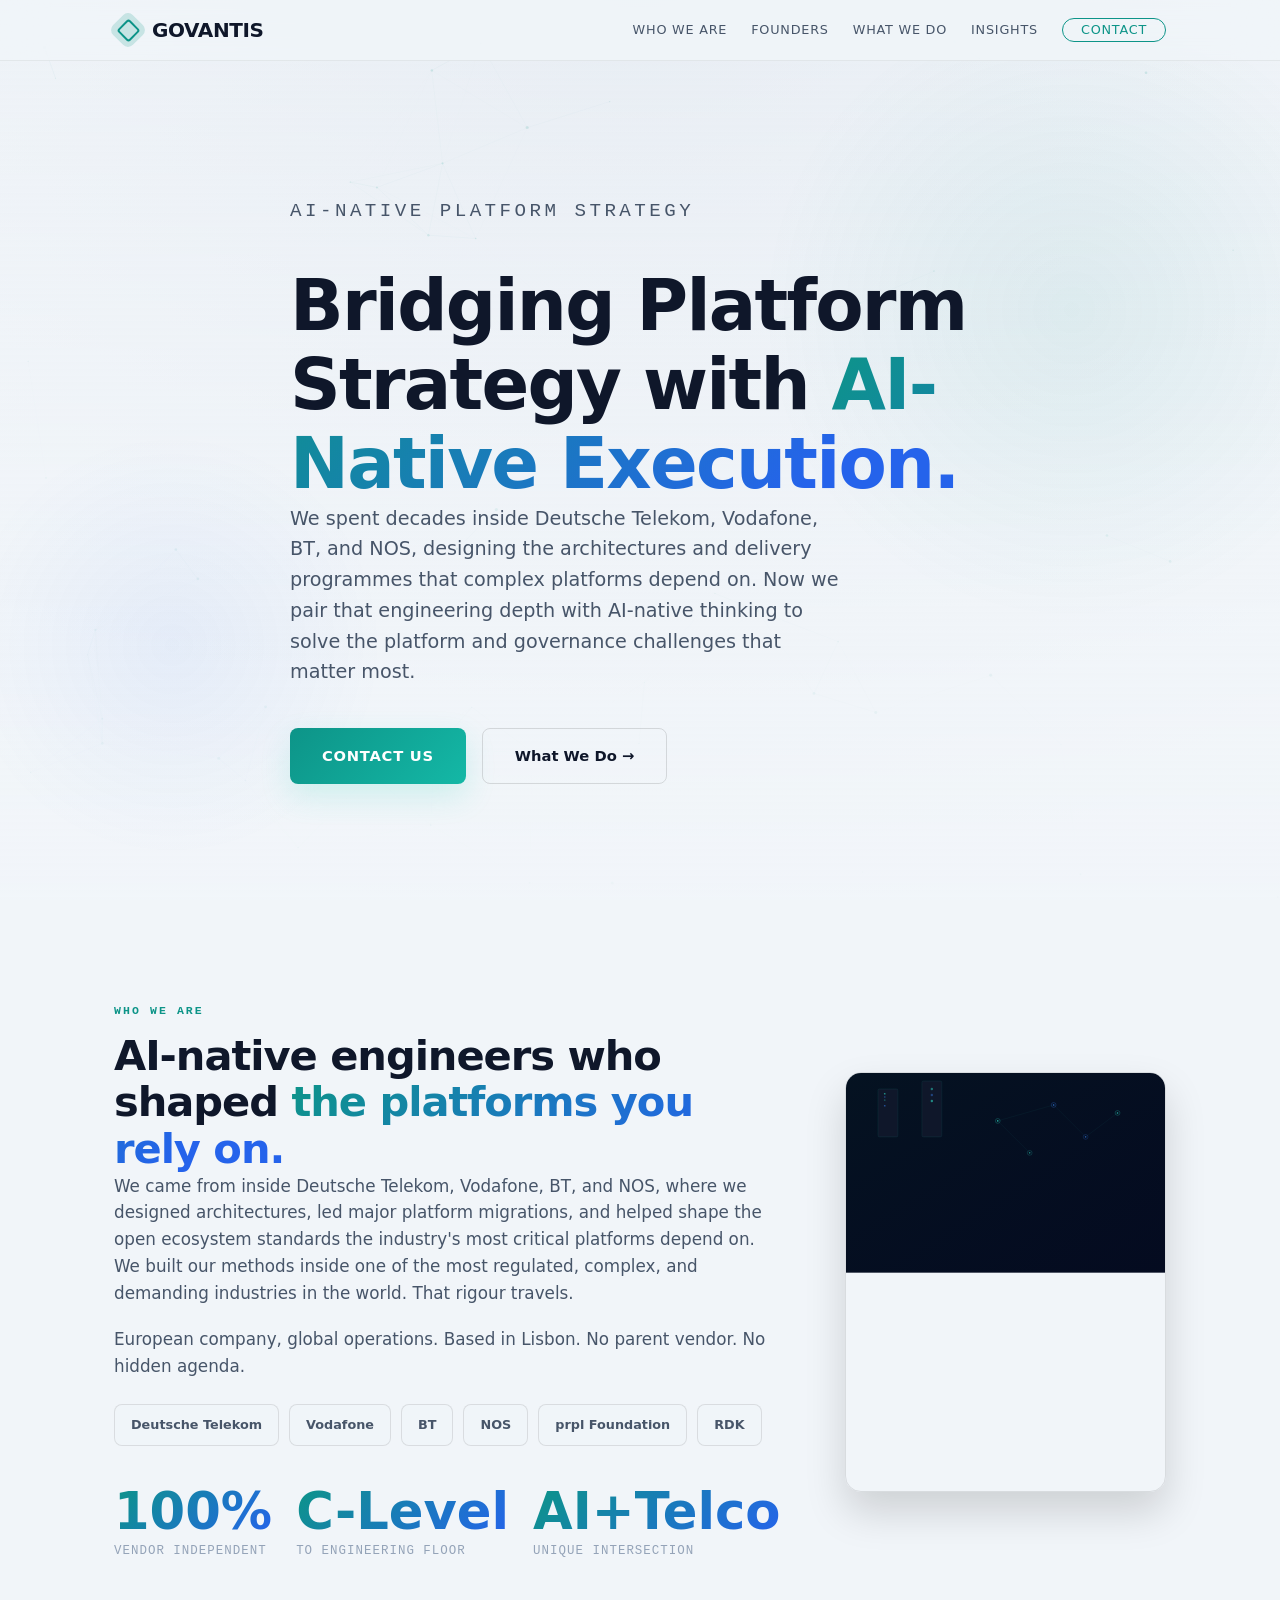
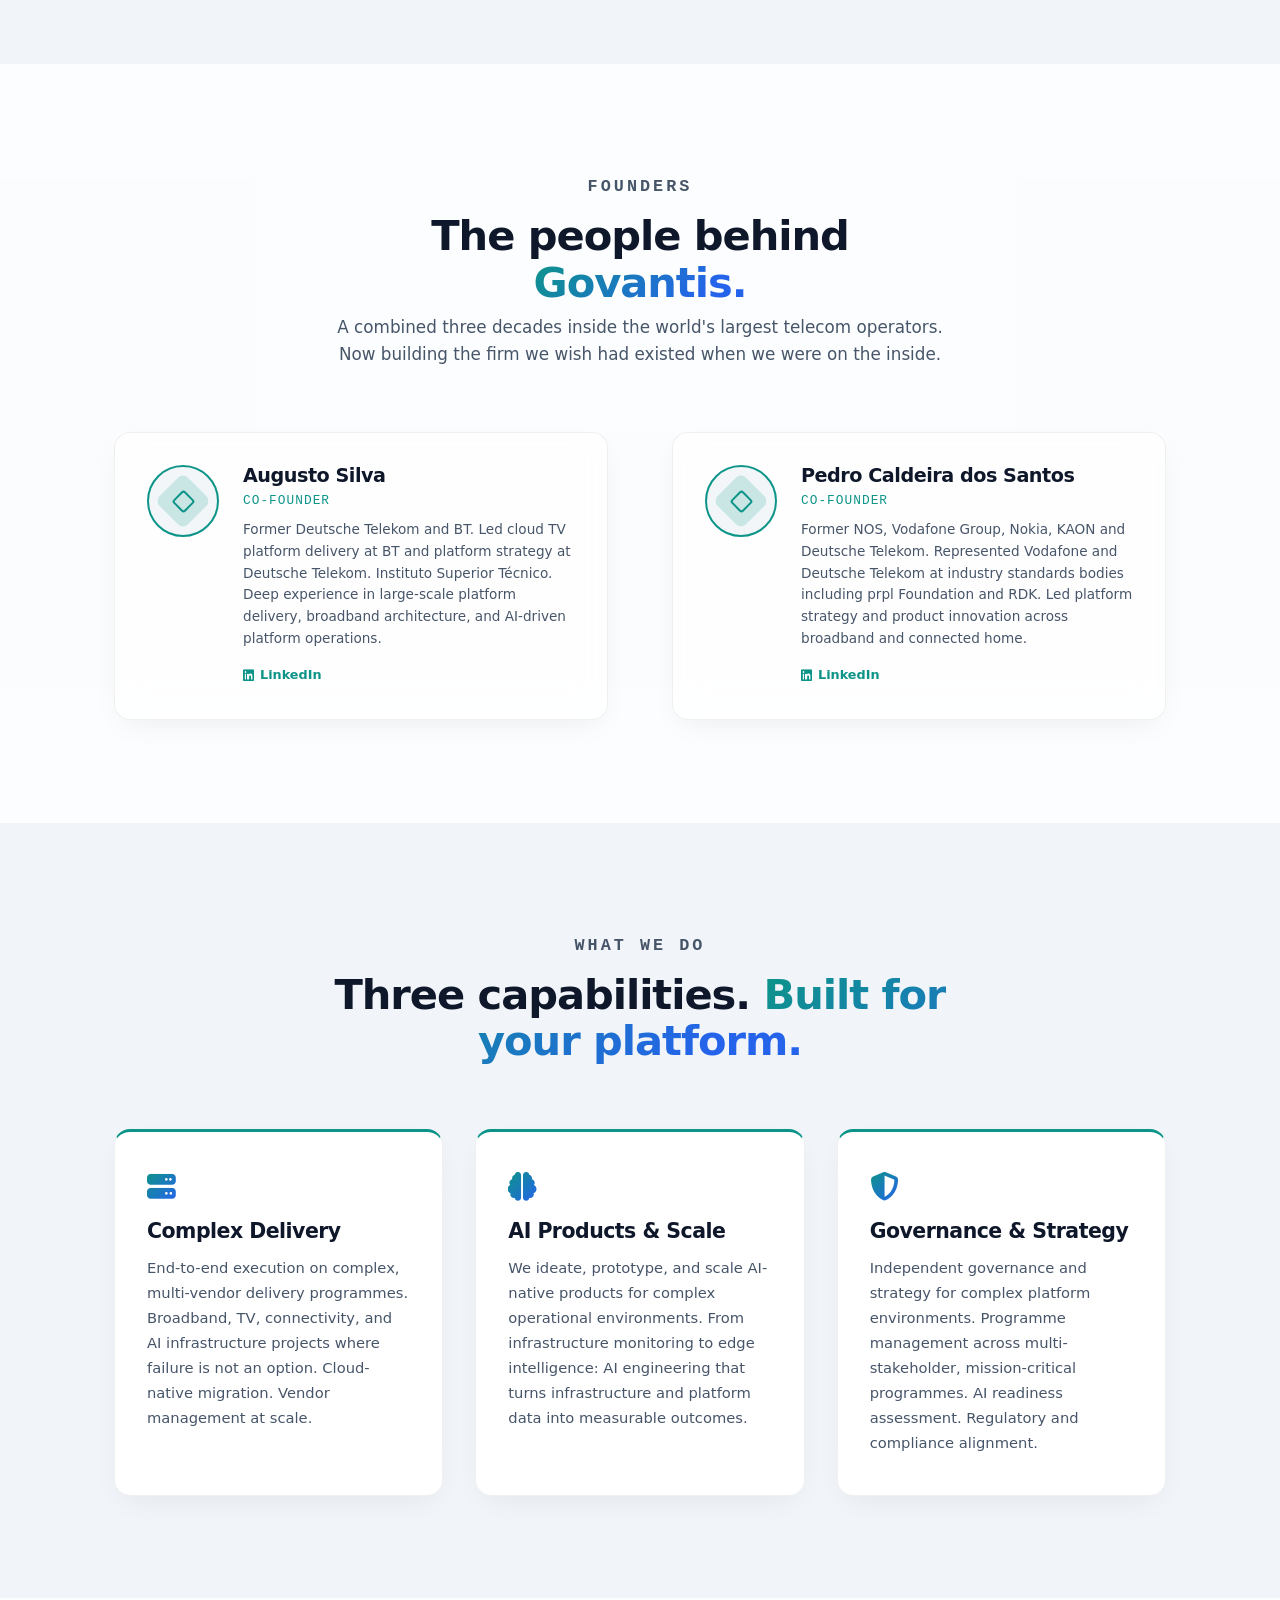
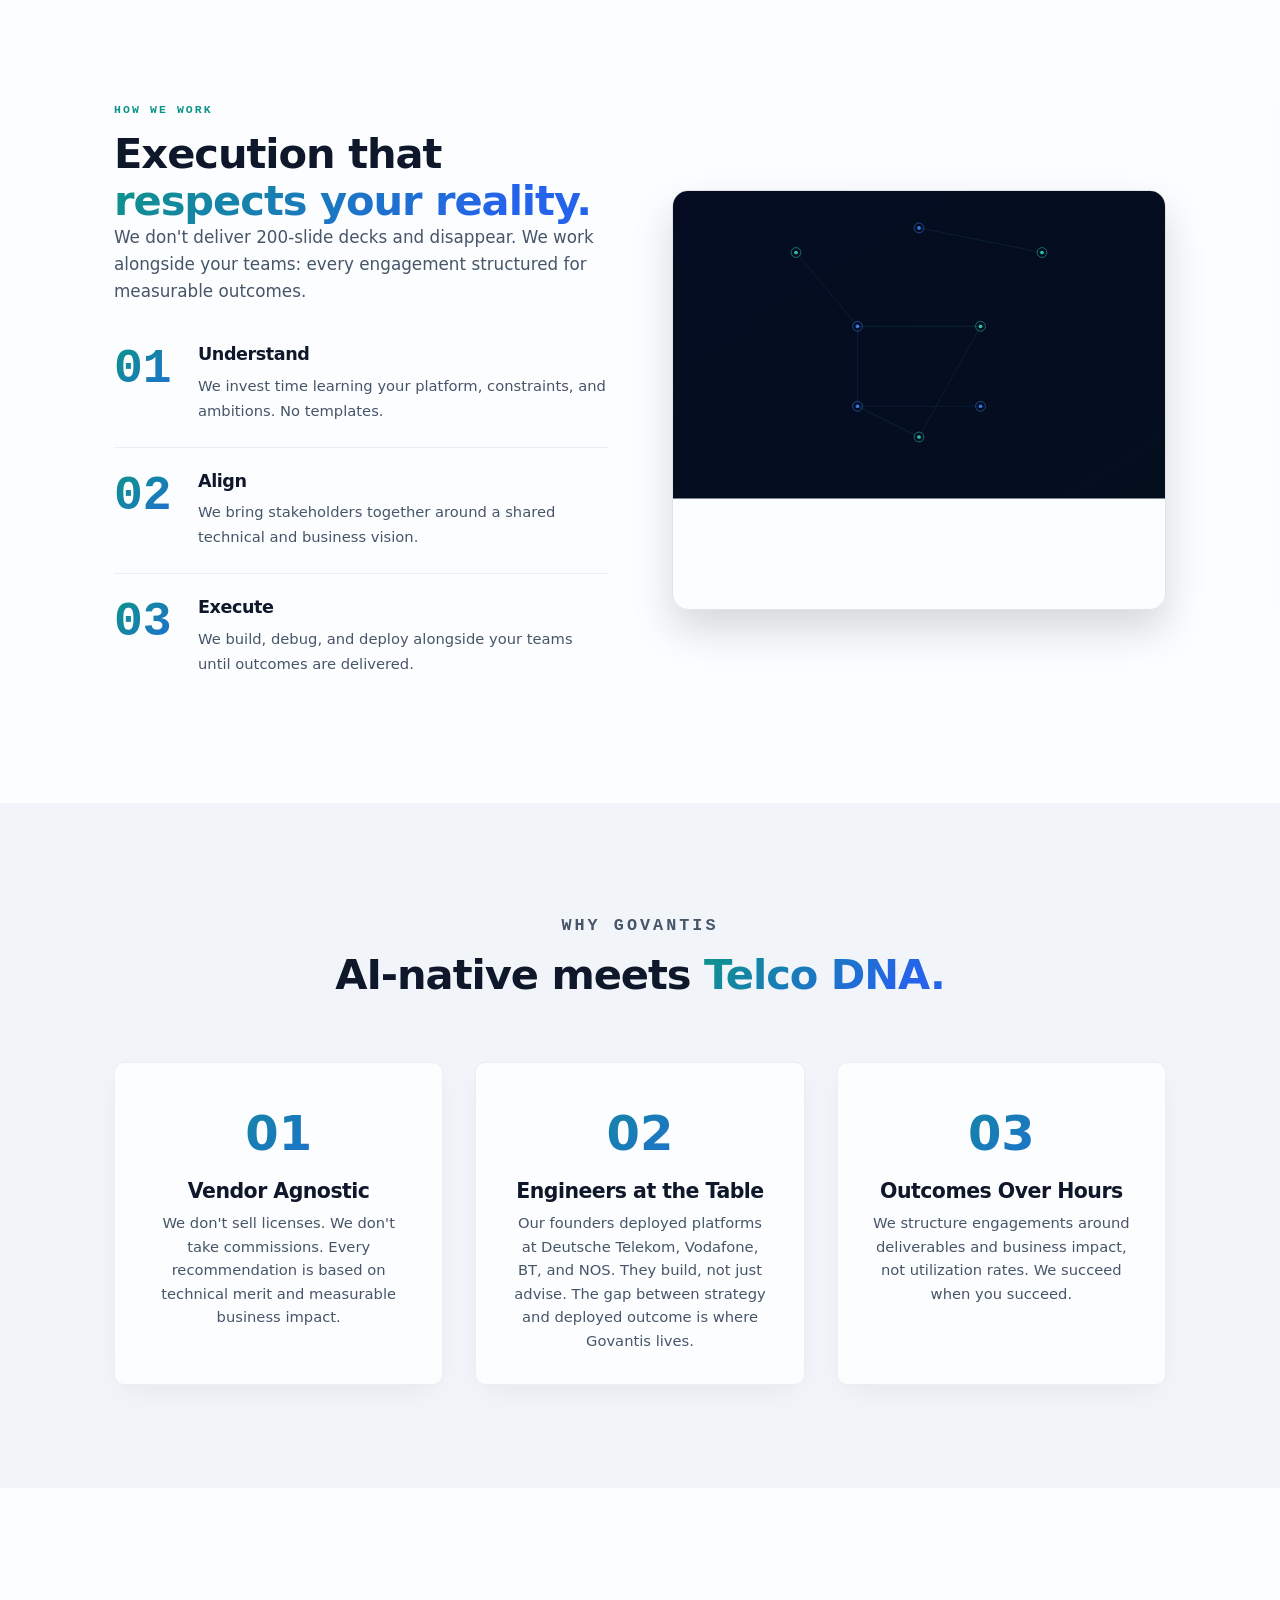
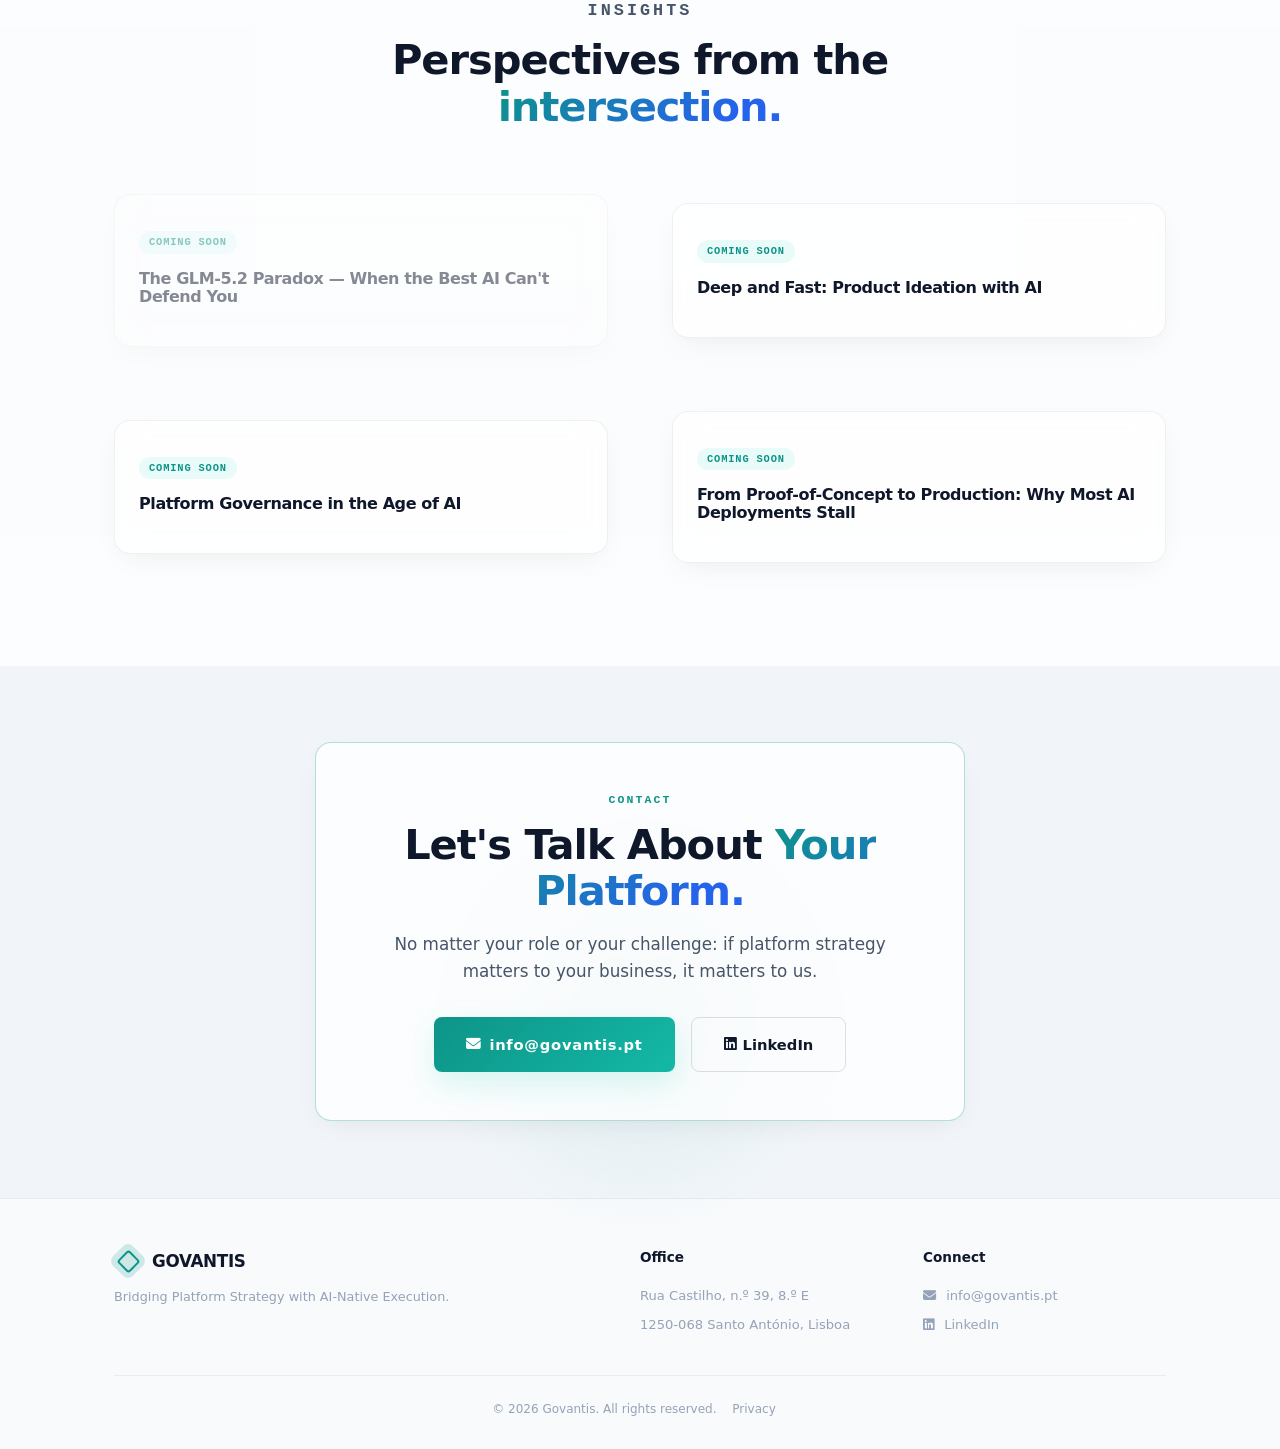
<file: index.html>
<!DOCTYPE html>
<html lang="en">
<head>
    <meta charset="UTF-8">
    <meta http-equiv="Content-Security-Policy" content="default-src 'none'; script-src 'self' 'unsafe-inline' https://www.googletagmanager.com https://*.google-analytics.com https://snap.licdn.com; style-src 'self' 'unsafe-inline' https://fonts.googleapis.com https://cdnjs.cloudflare.com; font-src 'self' https://fonts.gstatic.com https://cdnjs.cloudflare.com; img-src 'self' data: https://*.google-analytics.com https://*.analytics.google.com https://*.g.doubleclick.net https://px.ads.linkedin.com; connect-src 'self' https://www.googletagmanager.com https://*.google-analytics.com https://*.analytics.google.com https://*.g.doubleclick.net https://snap.licdn.com https://*.ads.linkedin.com; frame-ancestors 'none'; base-uri 'self'; form-action 'self';">
    <meta http-equiv="X-Content-Type-Options" content="nosniff">
    <meta name="viewport" content="width=device-width, initial-scale=1.0">
    <meta name="description" content="Govantis — AI-native platform strategy consultancy for telecom operators. Complex Delivery, AI Products &amp; Scale, Governance &amp; Strategy. 100% vendor independent.">
    <meta name="robots" content="index, follow">
    <meta name="color-scheme" content="dark light">
    <meta name="google-site-verification" content="SpotRyNFncIbzcT3WdLFWmuHNCg55gSS2sIQDyolEV4">
    <title>Govantis — AI-Native Platform Strategy &amp; Execution for Telecom Operators</title>

    <!-- Google Analytics 4 — Tag verified at https://analytics.google.com -->
    <!-- Google tag (gtag.js) -->
    <script async src="https://www.googletagmanager.com/gtag/js?id=G-TH54F8LGLY"></script>
    <script>
    window.dataLayer = window.dataLayer || [];
    function gtag(){dataLayer.push(arguments);}
    gtag('js', new Date());
    gtag('config', 'G-TH54F8LGLY', {
        send_page_view: true,
        cookie_flags: 'SameSite=None;Secure',
        anonymize_ip: true
    });
    </script>

    <!-- LinkedIn Insight Tag — Tag verified at https://www.linkedin.com/campaignmanager -->
    <script>
    window._linkedin_partner_id = 'XXXXXXX';
    window._linkedin_data_partner_ids = window._linkedin_data_partner_ids || [];
    window._linkedin_data_partner_ids.push(window._linkedin_partner_id);
    </script>
    <script>
    (function(l){if(!l){window.lintrk=function(a,b){window.lintrk.q.push([a,b])};window.lintrk.q=[]}
    var s=document.getElementsByTagName('script')[0],b=document.createElement('script');
    b.type='text/javascript';b.async=true;
    b.src='https://snap.licdn.com/li.lms-analytics/insight.min.js';
    s.parentNode.insertBefore(b,s);})(window.linkedintrk);
    </script>

    <!-- Open Graph -->
    <meta property="og:title" content="Govantis — AI-Native Platform Strategy &amp; Execution">
    <meta property="og:description" content="AI-native platform consultancy for critical infrastructure. Complex Delivery, AI Products, and Governance for organizations that run on high-stakes platforms.">
    <meta property="og:url" content="https://govantis.pt/">
    <meta property="og:type" content="website">
    <meta property="og:image" content="https://govantis.pt/brand/govantis-og-image.svg">
    <meta property="og:image:width" content="1200">
    <meta property="og:image:height" content="630">
    <meta property="twitter:image" content="https://govantis.pt/brand/govantis-og-image.svg">
    <meta name="twitter:site" content="@Govantis">
    <meta property="og:locale" content="en_US">
    <meta property="og:site_name" content="Govantis">

    <!-- Twitter Card -->
    <meta name="twitter:card" content="summary_large_image">
    <meta name="twitter:title" content="Govantis — AI-Native Platform Strategy &amp; Execution">
    <meta name="twitter:description" content="AI-native platform consultancy for critical infrastructure. Complex Delivery, AI Products, and Governance for organizations that run on high-stakes platforms.">

    <!-- Structured Data -->
    <script type="application/ld+json">
    {
        "@context": "https://schema.org",
        "@type": "Organization",
        "name": "Govantis",
        "url": "https://govantis.pt/",
        "logo": "https://govantis.pt/brand/govantis-icon-512.svg",
        "description": "AI-native platform strategy consultancy for telecom operators. Independent, vendor-agnostic, founded by ex-Deutsche Telekom, Vodafone, BT and NOS engineers.",
        "address": {
            "@type": "PostalAddress",
            "streetAddress": "Rua Castilho, n.º 39, 8.º E",
            "addressLocality": "Lisbon",
            "addressCountry": "PT"
        },
        "email": "info@govantis.pt",
        "foundingDate": "2026-04",
        "contactPoint": {
            "@type": "ContactPoint",
            "telephone": "+351-XXX-XXX-XXX",
            "contactType": "sales",
            "email": "info@govantis.pt",
            "availableLanguage": ["English", "Portuguese"]
        },
        "keywords": ["telecom consulting", "AI strategy", "RDK", "platform governance", "AI Act compliance", "vendor independence"],
        "knowsAbout": ["artificial intelligence", "telecommunications", "platform engineering", "RDK", "broadband", "TV platforms"],
        "numberOfEmployees": 2,
        "sameAs": [
            "https://www.linkedin.com/company/govant-is/",
            "https://www.linkedin.com/in/augustosilva",
            "https://www.linkedin.com/in/pedrocaldeirasantos"
        ]
    }
    </script>
    <script type="application/ld+json">
    {
        "@context": "https://schema.org",
        "@type": "ProfessionalService",
        "name": "Govantis",
        "description": "Boutique consultancy for telecom operators adopting AI. Complex delivery, AI products, governance and strategy.",
        "areaServed": "Europe",
        "hasOfferCatalog": {
            "@type": "OfferCatalog",
            "name": "Govantis Services",
            "itemListElement": [
                {"@type": "Offer", "itemOffered": {"@type": "Service", "name": "Complex Delivery", "description": "Multi-vendor delivery programmes for broadband, TV, and AI infrastructure"}},
                {"@type": "Offer", "itemOffered": {"@type": "Service", "name": "AI Products & Scale", "description": "Ideate, prototype, and scale AI-native products for complex operational environments"}},
                {"@type": "Offer", "itemOffered": {"@type": "Service", "name": "Governance & Strategy", "description": "Independent governance, AI readiness assessment, regulatory compliance"}}
            ]
        }
    }
    </script>

    <link rel="canonical" href="https://govantis.pt/">
    <link rel="icon" type="image/svg+xml" href="/brand/govantis-favicon.svg">
    <link rel="apple-touch-icon" href="/brand/govantis-icon-256.png">
    <link rel="preconnect" href="https://fonts.googleapis.com">
    <link rel="preconnect" href="https://fonts.gstatic.com" crossorigin>
    <link href="https://fonts.googleapis.com/css2?family=Inter:wght@300;400;500;600;700;800;900&family=JetBrains+Mono:wght@400;500&display=swap" rel="stylesheet">
    <link rel="stylesheet" href="https://cdnjs.cloudflare.com/ajax/libs/font-awesome/6.5.1/css/all.min.css">
    <style>
        /* ========================================
           DESIGN SYSTEM — Dual Mode (Dark + Light)
           ======================================== */

        /* --- DARK MODE (default) --- */
        :root {
            --bg: #020617; --bg2: #0f172a;
            --surface: rgba(15,23,42,0.6); --surface-hover: rgba(30,41,59,0.6);
            --elevated: rgba(30,41,59,0.5);
            --accent: #2dd4bf; --accent2: #3b82f6;
            --accent-glow: rgba(45,212,191,0.06);
            --accent2-glow: rgba(59,130,246,0.05);
            --text: #f8fafc; --text2: #94a3b8; --text3: #64748b;
            --border: rgba(255,255,255,0.06); --border-med: rgba(255,255,255,0.10);
            --card-bg: rgba(15,23,42,0.55); --card-hover: rgba(30,41,59,0.55);
            --header-bg: rgba(2,6,23,0.7); --header-blur: blur(24px);
            --pillar-bg: transparent; --pillar-border: var(--accent);
            --partner-bg: rgba(30,41,59,0.35); --partner-text: #cbd5e1;
            --stat3: var(--text3);
            --canvas-bg: radial-gradient(circle at 50% 0%, #0f172a 0%, var(--bg) 85%);
            --overlay: linear-gradient(180deg, rgba(2,6,23,0.15) 0%, rgba(2,6,23,0.9) 100%);
            --footer-bg: rgba(2,6,23,0.95);
            --btn-outline-border: rgba(255,255,255,0.10); --btn-outline-text: var(--text);
            --pillar-text: var(--text2);
            --card-shadow: 0 20px 50px -15px rgba(0,0,0,0.4);
            --cta-card-border: rgba(45,212,191,0.2);
        }

        /* --- LIGHT MODE (system preference) --- */
        @media (prefers-color-scheme: light) {
            :root {
                --bg: #f1f5f9; --bg2: #e2e8f0;
                --surface: rgba(255,255,255,0.75); --surface-hover: rgba(255,255,255,0.9);
                --elevated: rgba(255,255,255,0.85);
                --accent: #0d9488; --accent2: #2563eb;
                --accent-glow: rgba(13,148,136,0.08);
                --accent2-glow: rgba(37,99,235,0.06);
                --text: #0f172a; --text2: #475569; --text3: #94a3b8;
                --border: rgba(0,0,0,0.06); --border-med: rgba(0,0,0,0.10);
                --card-bg: rgba(255,255,255,0.75); --card-hover: rgba(255,255,255,0.95);
                --header-bg: rgba(241,245,249,0.8); --header-blur: blur(20px);
                --pillar-bg: #fff; --pillar-border: var(--accent);
                --partner-bg: rgba(241,245,249,0.8); --partner-text: #475569;
                --stat3: var(--text3);
                --canvas-bg: radial-gradient(circle at 50% 0%, #e2e8f0 0%, #f1f5f9 85%);
                --overlay: linear-gradient(180deg, rgba(241,245,249,0.4) 0%, rgba(241,245,249,0.92) 100%);
                --footer-bg: #f8fafc;
                --btn-outline-border: rgba(0,0,0,0.12); --btn-outline-text: var(--text);
                --pillar-text: var(--text2);
                --card-shadow: 0 10px 30px -10px rgba(0,0,0,0.08);
                --cta-card-border: rgba(13,148,136,0.3);
            }
        }

        /* --- Base --- */
        *,*::before,*::after{margin:0;padding:0;box-sizing:border-box}
        html{scroll-behavior:smooth}
        body{font-family:'Inter',system-ui,sans-serif;background:var(--bg);color:var(--text);line-height:1.6;overflow-x:hidden;-webkit-font-smoothing:antialiased;transition:background .3s,color .3s}
        :focus-visible{outline:2px solid #2dd4bf;outline-offset:2px;border-radius:2px}

        /* --- Canvas (dark anchor in all modes) --- */
        #canvas{position:fixed;top:0;left:0;width:100vw;height:100vh;z-index:-2;background:var(--canvas-bg)}
        .canvas-overlay{position:fixed;top:0;left:0;width:100vw;height:100vh;background:var(--overlay);z-index:-1;pointer-events:none;transition:background .3s}

        /* --- Layout --- */
        .container{max-width:1180px;margin:0 auto;padding:0 5%;position:relative;z-index:10}
        .sec{padding:clamp(4rem,8vw,7rem) 0}
        .grid2{display:grid;grid-template-columns:1fr 1fr;gap:clamp(2rem,5vw,4rem);align-items:center}
        .grid3{display:grid;grid-template-columns:repeat(3,1fr);gap:clamp(1.5rem,3vw,2rem)}
        @media(max-width:992px){.grid2,.grid3{grid-template-columns:1fr}}

        /* --- Typography --- */
        h1,h2,h3,h4{font-weight:700;line-height:1.12;letter-spacing:-.025em}
        h1{font-size:clamp(2.4rem,5.5vw,4.8rem)}
        h2{font-size:clamp(1.7rem,3.8vw,2.6rem)}
        h3{font-size:clamp(1.15rem,1.6vw,1.5rem)}
        .grad{background:linear-gradient(135deg,var(--accent) 0%,var(--accent2) 80%);-webkit-background-clip:text;-webkit-text-fill-color:transparent;background-clip:text;color:transparent;font-weight:800}
        .label{color:var(--accent);text-transform:uppercase;letter-spacing:.18em;font-size:.72rem;font-weight:600;margin-bottom:.75rem;font-family:'JetBrains Mono',monospace}

        /* --- Glass Cards --- */
        .glass{background:var(--card-bg);backdrop-filter:blur(24px);-webkit-backdrop-filter:blur(24px);border:1px solid var(--border);border-radius:16px;box-shadow:var(--card-shadow);transition:background .3s,border .3s,box-shadow .3s}
        .glass-sm{border-radius:10px}

        /* --- Header --- */
        .header{position:fixed;top:0;left:0;width:100%;z-index:1000;padding:14px 0;background:var(--header-bg);backdrop-filter:var(--header-blur);-webkit-backdrop-filter:var(--header-blur);border-bottom:1px solid var(--border);transition:background .3s}
        .header .container{display:flex;justify-content:space-between;align-items:center}
        .logo{display:flex;align-items:center;gap:10px;cursor:pointer;text-decoration:none}
        .logo-mark{position:relative;width:28px;height:28px;display:flex;align-items:center;justify-content:center}
        .logo-mark .outer{position:absolute;inset:0;background:var(--accent);border-radius:7px;transform:rotate(45deg);opacity:.18;transition:transform .5s ease}
        .logo-mark:hover .outer,.logo-mark.anim .outer{transform:rotate(90deg)}
        .logo-mark .inner{width:17px;height:17px;border:2px solid var(--accent);border-radius:3px;transform:rotate(45deg);transition:transform .5s ease}
        .logo-mark:hover .inner,.logo-mark.anim .inner{transform:rotate(0deg)}
        .logo-text{font-size:1.25rem;font-weight:700;letter-spacing:-.02em;color:var(--text)}
        .nav{display:flex;gap:24px;align-items:center}
        .nav a{font-size:.8rem;font-weight:500;color:var(--text2);text-transform:uppercase;letter-spacing:.06em;transition:color .15s;text-decoration:none;padding:6px 0;line-height:1}
        .nav a:hover{color:var(--accent)}
        .nav a.cta-link{padding:5px 18px;border:1px solid var(--accent);border-radius:100px;color:var(--accent);line-height:1}
        .nav a.cta-link:hover{background:var(--accent);color:#fff}
        @media(max-width:768px){
            .nav{position:fixed;top:0;right:-100%;width:75%;max-width:320px;height:100vh;flex-direction:column;padding:80px 32px 32px;gap:0;background:rgba(2,6,23,.97);backdrop-filter:blur(24px);transition:right .3s ease;z-index:999;align-items:stretch}
            .nav.open{right:0}
            .nav a{padding:14px 0;border-bottom:1px solid rgba(255,255,255,.04);font-size:.85rem;display:block}
            .nav a.cta-link{border:1px solid var(--accent);border-radius:100px;margin-top:16px;text-align:center;padding:10px 0}
            .hamburger{display:flex!important}
            .hamburger.open .bar:nth-child(1){transform:rotate(45deg) translate(5px,5px)}
            .hamburger.open .bar:nth-child(2){opacity:0}
            .hamburger.open .bar:nth-child(3){transform:rotate(-45deg) translate(5px,-5px)}
        }
        @media(min-width:769px){.hamburger{display:none!important}}

        /* --- Hero --- */
        .hero{min-height:100vh;display:flex;align-items:center;padding-top:80px;position:relative}
        .hero::before{content:'';position:absolute;top:-10%;right:-15%;width:800px;height:800px;background:radial-gradient(circle,var(--accent-glow) 0%,transparent 55%);animation:pulseA 12s infinite alternate ease-in-out;z-index:0;pointer-events:none}
        .hero::after{content:'';position:absolute;bottom:-5%;left:-10%;width:600px;height:600px;background:radial-gradient(circle,var(--accent2-glow) 0%,transparent 50%);animation:pulseB 14s infinite alternate-reverse ease-in-out;z-index:0;pointer-events:none}
        @keyframes pulseA{0%{opacity:.25;transform:scale(.85) translate(0,0)}100%{opacity:.65;transform:scale(1.1) translate(-40px,40px)}}
        @keyframes pulseB{0%{opacity:.2;transform:scale(.9) translate(0,0)}100%{opacity:.55;transform:scale(1.08) translate(30px,-30px)}}
        .hero-content{position:relative;z-index:1;max-width:700px}
        .hero p{font-size:clamp(1rem,1.6vw,1.2rem);color:var(--text2);max-width:560px;margin-bottom:2.5rem;font-weight:400}

        /* --- Buttons --- */
        .btn{display:inline-flex;align-items:center;gap:8px;padding:15px 32px;background:linear-gradient(135deg,var(--accent) 0%,#14b8a6 100%);color:#fff;font-weight:700;font-size:.92rem;border:none;border-radius:8px;cursor:pointer;text-transform:uppercase;letter-spacing:.05em;box-shadow:0 12px 30px rgba(45,212,191,.18);transition:all .3s;text-decoration:none}
        .btn:hover{transform:translateY(-3px);box-shadow:0 20px 45px rgba(45,212,191,.3)}
        .btn-outline{display:inline-flex;align-items:center;gap:6px;padding:15px 32px;background:transparent;border:1px solid var(--btn-outline-border);color:var(--btn-outline-text);font-weight:600;font-size:.92rem;border-radius:8px;cursor:pointer;text-decoration:none;transition:all .3s}
        .btn-outline:hover{border-color:var(--accent);color:var(--accent);transform:translateY(-2px)}
        .btn-group{display:flex;gap:1rem;flex-wrap:wrap}

        /* --- Image blocks --- */
        .img-block{height:420px;border-radius:16px;overflow:hidden;border:1px solid var(--border-med);box-shadow:0 20px 40px rgba(0,0,0,.15);position:relative}

        /* --- Partners --- */
        .partner-row{display:flex;flex-wrap:wrap;gap:10px;margin-top:1.5rem}
        .partner{background:var(--partner-bg);padding:10px 16px;border-radius:8px;font-weight:600;font-size:.8rem;color:var(--partner-text);border:1px solid var(--border-med);transition:all .3s}
        .partner:hover{border-color:var(--accent);color:var(--text);background:rgba(45,212,191,.07);transform:translateY(-2px)}

        /* --- Section header --- */
        .sec-header{text-align:center;max-width:620px;margin:0 auto 4rem}
        .sec-header p{color:var(--text2);margin-top:.5rem;font-size:1.05rem}

        /* --- Pillars --- */
        .pillar{padding:2.5rem 2rem;border-top:3px solid var(--pillar-border);background:var(--pillar-bg);border-radius:16px;transition:all .4s;box-shadow:var(--card-shadow);border:1px solid var(--border);border-top:3px solid var(--pillar-border)}
        .pillar:hover{transform:translateY(-8px);box-shadow:0 20px 50px rgba(45,212,191,.08)}
        .pillar i{font-size:1.8rem;background:linear-gradient(135deg,var(--accent),var(--accent2));-webkit-background-clip:text;-webkit-text-fill-color:transparent;margin-bottom:1.2rem}
        .pillar h3{margin-bottom:.75rem}
        .pillar p{font-size:.92rem;color:var(--pillar-text);line-height:1.7}

        /* --- Stats --- */
        .stat-block{display:grid;grid-template-columns:repeat(3,1fr);gap:1.5rem;margin-top:2.5rem}
        .stat .num{font-size:clamp(2rem,4vw,3.5rem);font-weight:900;background:linear-gradient(135deg,var(--accent),var(--accent2));-webkit-background-clip:text;-webkit-text-fill-color:transparent;line-height:1;margin-bottom:.25rem;white-space:nowrap}
        .stat .desc{font-size:.78rem;color:var(--stat3);font-family:'JetBrains Mono',monospace;text-transform:uppercase;letter-spacing:.08em}
        @media(max-width:768px){.stat-block{grid-template-columns:1fr}}

        /* --- How We Work --- */
        .process-step{display:flex;gap:1.5rem;padding:1.5rem 0;border-bottom:1px solid var(--border)}
        .process-step:last-child{border-bottom:none}
        .process-num{font-family:'JetBrains Mono',monospace;font-size:3rem;font-weight:900;background:linear-gradient(135deg,var(--accent),var(--accent2));-webkit-background-clip:text;-webkit-text-fill-color:transparent;line-height:1;min-width:60px}
        .process-body h4{font-size:1.1rem;margin-bottom:.5rem}
        .process-body p{font-size:.92rem;color:var(--text2);line-height:1.7}

        /* --- Founders --- */
        .founder-card{display:flex;gap:1.5rem;padding:2rem;align-items:flex-start}
        .founder-avatar{width:72px;height:72px;border-radius:50%;border:2px solid var(--accent);display:flex;align-items:center;justify-content:center;flex-shrink:0;background:rgba(15,23,42,.8);overflow:hidden}
        .founder-avatar .logo-mark{width:40px;height:40px}
        .founder-info h3{font-size:1.2rem;margin-bottom:.25rem;color:var(--text)}
        .founder-info .title{color:var(--accent);font-size:.8rem;font-family:'JetBrains Mono',monospace;text-transform:uppercase;letter-spacing:.08em;margin-bottom:.5rem}
        .founder-info p{font-size:.85rem;color:var(--text2);line-height:1.6;margin-bottom:.75rem}
        .founder-info .linkedin{display:inline-flex;align-items:center;gap:6px;color:var(--accent);font-size:.8rem;text-decoration:none;font-weight:600}
        .founder-info .linkedin:hover{opacity:.8}
        @media(max-width:768px){.founder-card{flex-direction:column;align-items:center;text-align:center}}

        /* --- Insights --- */
        .insight-card{padding:2rem 1.5rem;text-align:left;transition:all .3s;text-decoration:none;display:block;color:inherit;}
        .insight-card:hover{transform:translateY(-5px);border-color:var(--accent);box-shadow:0 15px 40px rgba(45,212,191,.08)}
        .insight-card .tag{display:inline-block;padding:3px 10px;background:rgba(45,212,191,.1);color:var(--accent);border-radius:100px;font-size:.65rem;font-weight:600;text-transform:uppercase;letter-spacing:.08em;margin-bottom:1rem;font-family:'JetBrains Mono',monospace}
        .insight-card h4{font-size:1rem;margin-bottom:.5rem;color:var(--text)}
        .insight-card p{font-size:.82rem;color:var(--text3);line-height:1.6}
        .insight-card .author{font-size:.72rem;color:var(--text3);margin-top:1rem;font-family:'JetBrains Mono',monospace}

        /* --- CTA --- */
        .cta{text-align:center;padding:clamp(3rem,6vw,5rem) 0;position:relative}
        .cta::before{content:'';position:absolute;top:20%;left:50%;transform:translateX(-50%);width:500px;height:500px;background:radial-gradient(circle,var(--accent-glow) 0%,transparent 60%);pointer-events:none}
        .cta-card{display:inline-block;padding:3rem;max-width:650px;border:1px solid var(--cta-card-border)}

        /* --- Footer --- */
        .footer{padding:3rem 0 2rem;border-top:1px solid var(--border);background:var(--footer-bg);transition:background .3s}
        .footer-grid{display:grid;grid-template-columns:2fr 1fr 1fr;gap:2.5rem}
        .footer-grid h5{font-size:.85rem;margin-bottom:1rem;color:var(--text)}
        .footer-grid p,.footer-grid a{display:block;color:var(--text3);font-size:.82rem;margin-bottom:.5rem;transition:color .15s;text-decoration:none}
        .footer-grid a:hover{color:var(--accent)}
        .footer-bottom{margin-top:2rem;padding-top:1.5rem;border-top:1px solid var(--border);text-align:center;color:var(--text3);font-size:.75rem}
        .footer-bottom a{color:var(--text3);text-decoration:none;margin:0 .75rem}
        .footer-bottom a:hover{color:var(--accent)}
        @media(max-width:768px){.footer-grid{grid-template-columns:1fr}}

        /* --- Animations --- */
        .reveal{opacity:0;transform:translateY(35px);transition:opacity .8s ease,transform .8s ease}
        .reveal.vis{opacity:1;transform:translateY(0)}


        /* --- Alt section backgrounds --- */
        .sec-alt{background:var(--surface);transition:background .3s}

        /* --- Glass refinement for light mode --- */
        @media (prefers-color-scheme: light) {
            .glass{backdrop-filter:blur(16px);-webkit-backdrop-filter:blur(16px)}
            .pillar{border:1px solid var(--border);border-top:3px solid var(--pillar-border)}
            .founder-avatar{background:rgba(241,245,249,0.9)}
        }
    </style>
</head>
<body>
<canvas id="canvas"></canvas>
<div class="canvas-overlay"></div>

<header class="header">
    <div class="container">
        <a href="#" class="logo" id="log">
            <div class="logo-mark"><div class="outer"></div><div class="inner"></div></div>
            <span class="logo-text">GOVANTIS</span>
        </a>
        <nav class="nav" id="nav">
            <a href="#who">Who We Are</a>
            <a href="#founders">Founders</a>
            <a href="#what">What We Do</a>
            <a href="#insights">Insights</a>
            <a href="#contact" class="cta-link">Contact</a>
        </nav>
        <button class="hamburger" id="hamburger" aria-label="Menu" style="display:none">
            <span class="bar" style="display:block;width:22px;height:2px;background:var(--text);margin:5px 0;border-radius:1px;transition:transform .3s,opacity .3s"></span>
            <span class="bar" style="display:block;width:22px;height:2px;background:var(--text);margin:5px 0;border-radius:1px;transition:transform .3s,opacity .3s"></span>
            <span class="bar" style="display:block;width:22px;height:2px;background:var(--text);margin:5px 0;border-radius:1px;transition:transform .3s,opacity .3s"></span>
        </button>
    </div>
</header>
<main id="content">

<section class="hero">
    <div class="container">
        <div class="hero-content reveal">
            <p class="label">AI-Native Platform Strategy</p>
            <h1>Bridging Platform Strategy with <span class="grad">AI-Native Execution.</span></h1>
            <p>We spent decades inside Deutsche Telekom, Vodafone, BT, and NOS, designing the architectures and delivery programmes that complex platforms depend on. Now we pair that engineering depth with AI-native thinking to solve the platform and governance challenges that matter most.</p>
            <div class="btn-group">
                <a href="mailto:info@govantis.pt" class="btn">Contact Us</a>
                <a href="#what" class="btn-outline">What We Do →</a>
            </div>
        </div>
    </div>
</section>

<section id="who" class="sec">
    <div class="container grid2">
        <div class="reveal">
            <p class="label">Who We Are</p>
            <h2>AI-native engineers who shaped <span class="grad">the platforms you rely on.</span></h2>
            <p style="color:var(--text2);font-size:1.05rem;margin-bottom:1.2rem;">We came from inside Deutsche Telekom, Vodafone, BT, and NOS, where we designed architectures, led major platform migrations, and helped shape the open ecosystem standards the industry's most critical platforms depend on. We built our methods inside one of the most regulated, complex, and demanding industries in the world. That rigour travels.</p>
            <p style="color:var(--text2);font-size:1.05rem;margin-bottom:1.2rem;">European company, global operations. Based in Lisbon. No parent vendor. No hidden agenda.</p>
            <div class="partner-row">
                <div class="partner">Deutsche Telekom</div><div class="partner">Vodafone</div><div class="partner">BT</div>
                <div class="partner">NOS</div><div class="partner">prpl Foundation</div><div class="partner">RDK</div>
            </div>
            <div class="stat-block">
                <div class="stat"><div class="num">100%</div><div class="desc">Vendor Independent</div></div>
                <div class="stat"><div class="num">C-Level</div><div class="desc">to Engineering Floor</div></div>
                <div class="stat"><div class="num">AI+Telco</div><div class="desc">Unique Intersection</div></div>
            </div>
        </div>
        <div class="reveal" style="transition-delay:150ms">
            <div class="img-block">
<svg xmlns="http://www.w3.org/2000/svg" viewBox="0 0 800 500" fill="none"><defs><linearGradient id="g1v7" x1="0" y1="0" x2="1" y2="1"><stop offset="0%" stop-color="#2dd4bf" stop-opacity="0.06"/><stop offset="100%" stop-color="#3b82f6" stop-opacity="0.04"/></linearGradient></defs><rect width="800" height="500" fill="#020617"/><rect width="800" height="500" fill="url(#g1v7)"/><g stroke="#ffffff" stroke-opacity="0.02" stroke-width="1"><line x1="0" y1="80" x2="800" y2="80"/><line x1="0" y1="160" x2="800" y2="160"/><line x1="0" y1="250" x2="800" y2="250"/><line x1="100" y1="0" x2="100" y2="500"/><line x1="220" y1="0" x2="220" y2="500"/><line x1="360" y1="0" x2="360" y2="500"/><line x1="500" y1="0" x2="500" y2="500"/></g><g><rect x="80" y="40" width="50" height="120" rx="4" fill="#0f172a" stroke="#2dd4bf" stroke-opacity="0.2" stroke-width="1"/><rect x="95" y="50" width="4" height="4" rx="1" fill="#2dd4bf" opacity="0.6"/><rect x="95" y="58" width="4" height="4" rx="1" fill="#3b82f6" opacity="0.4"/><rect x="95" y="66" width="4" height="4" rx="1" fill="#2dd4bf" opacity="0.3"/><rect x="95" y="80" width="4" height="4" rx="1" fill="#3b82f6" opacity="0.5"/></g><g><rect x="190" y="20" width="50" height="140" rx="4" fill="#0f172a" stroke="#2dd4bf" stroke-opacity="0.2" stroke-width="1"/><circle cx="215" cy="40" r="3" fill="#2dd4bf" opacity="0.5"/><circle cx="215" cy="55" r="3" fill="#3b82f6" opacity="0.4"/><circle cx="215" cy="70" r="3" fill="#2dd4bf" opacity="0.6"/></g><circle cx="380" cy="120" r="6" fill="none" stroke="#2dd4bf" stroke-opacity="0.4" stroke-width="1.5"/><circle cx="380" cy="120" r="2" fill="#2dd4bf" opacity="0.8"/><circle cx="520" cy="80" r="6" fill="none" stroke="#3b82f6" stroke-opacity="0.4" stroke-width="1.5"/><circle cx="520" cy="80" r="2" fill="#3b82f6" opacity="0.8"/><circle cx="460" cy="200" r="6" fill="none" stroke="#2dd4bf" stroke-opacity="0.3" stroke-width="1.5"/><circle cx="460" cy="200" r="2" fill="#2dd4bf" opacity="0.6"/><circle cx="600" cy="160" r="6" fill="none" stroke="#3b82f6" stroke-opacity="0.3" stroke-width="1.5"/><circle cx="600" cy="160" r="2" fill="#3b82f6" opacity="0.6"/><circle cx="680" cy="100" r="6" fill="none" stroke="#2dd4bf" stroke-opacity="0.4" stroke-width="1.5"/><circle cx="680" cy="100" r="2" fill="#2dd4bf" opacity="0.8"/><g stroke="#2dd4bf" stroke-opacity="0.12" stroke-width="1"><line x1="380" y1="120" x2="520" y2="80"/><line x1="380" y1="120" x2="460" y2="200"/><line x1="520" y1="80" x2="600" y2="160"/><line x1="600" y1="160" x2="680" y2="100"/></g></svg>
            </div>
        </div>
    </div>
</section>

<section id="founders" class="sec sec-alt">
    <div class="container">
        <div class="sec-header reveal">
            <p class="label">Founders</p>
            <h2>The people behind <span class="grad">Govantis.</span></h2>
            <p style="color:var(--text2)">A combined three decades inside the world's largest telecom operators. Now building the firm we wish had existed when we were on the inside.</p>
        </div>
        <div class="grid2">
            <div class="founder-card glass reveal">
                <div class="founder-avatar"><div class="logo-mark"><div class="outer"></div><div class="inner"></div></div></div>
                <div class="founder-info">
                    <h3>Augusto Silva</h3><div class="title">Co-Founder</div>
                    <p>Former Deutsche Telekom and BT. Led cloud TV platform delivery at BT and platform strategy at Deutsche Telekom. Instituto Superior Técnico. Deep experience in large-scale platform delivery, broadband architecture, and AI-driven platform operations.</p>
                    <a href="https://www.linkedin.com/in/augustosilva" class="linkedin" rel="noopener noreferrer" target="_blank"><i class="fa-brands fa-linkedin"></i> LinkedIn</a>
                </div>
            </div>
            <div class="founder-card glass reveal" style="transition-delay:100ms">
                <div class="founder-avatar"><div class="logo-mark"><div class="outer"></div><div class="inner"></div></div></div>
                <div class="founder-info">
                    <h3>Pedro Caldeira dos Santos</h3><div class="title">Co-Founder</div>
                    <p>Former NOS, Vodafone Group, Nokia, KAON and Deutsche Telekom. Represented Vodafone and Deutsche Telekom at industry standards bodies including prpl Foundation and RDK. Led platform strategy and product innovation across broadband and connected home.</p>
                    <a href="https://www.linkedin.com/in/pedrocaldeirasantos" class="linkedin" rel="noopener noreferrer" target="_blank"><i class="fa-brands fa-linkedin"></i> LinkedIn</a>
                </div>
            </div>
        </div>
    </div>
</section>

<section id="what" class="sec">
    <div class="container">
        <div class="sec-header reveal">
            <p class="label">What We Do</p>
            <h2>Three capabilities. <span class="grad">Built for your platform.</span></h2>
        </div>
        <div class="grid3">
            <div class="pillar reveal">
                <i class="fa-solid fa-server"></i>
                <h3>Complex Delivery</h3>
                <p>End-to-end execution on complex, multi-vendor delivery programmes. Broadband, TV, connectivity, and AI infrastructure projects where failure is not an option. Cloud-native migration. Vendor management at scale.</p>
            </div>
            <div class="pillar reveal" style="transition-delay:100ms">
                <i class="fa-solid fa-brain"></i>
                <h3>AI Products & Scale</h3>
                <p>We ideate, prototype, and scale AI-native products for complex operational environments. From infrastructure monitoring to edge intelligence: AI engineering that turns infrastructure and platform data into measurable outcomes.</p>
            </div>
            <div class="pillar reveal" style="transition-delay:200ms">
                <i class="fa-solid fa-shield-halved"></i>
                <h3>Governance & Strategy</h3>
                <p>Independent governance and strategy for complex platform environments. Programme management across multi-stakeholder, mission-critical programmes. AI readiness assessment. Regulatory and compliance alignment.</p>
            </div>
        </div>
    </div>
</section>

<section id="how" class="sec sec-alt">
    <div class="container grid2">
        <div class="reveal">
            <p class="label">How We Work</p>
            <h2>Execution that <span class="grad">respects your reality.</span></h2>
            <p style="color:var(--text2);font-size:1.05rem;margin-bottom:1rem;">We don't deliver 200-slide decks and disappear. We work alongside your teams: every engagement structured for measurable outcomes.</p>
            <div class="process-step"><div class="process-num">01</div><div class="process-body"><h4>Understand</h4><p>We invest time learning your platform, constraints, and ambitions. No templates.</p></div></div>
            <div class="process-step"><div class="process-num">02</div><div class="process-body"><h4>Align</h4><p>We bring stakeholders together around a shared technical and business vision.</p></div></div>
            <div class="process-step"><div class="process-num">03</div><div class="process-body"><h4>Execute</h4><p>We build, debug, and deploy alongside your teams until outcomes are delivered.</p></div></div>
        </div>
        <div class="reveal" style="transition-delay:150ms">
            <div class="img-block">
<svg xmlns="http://www.w3.org/2000/svg" viewBox="0 0 800 500" fill="none"><defs><linearGradient id="g2v7" x1="0" y1="0" x2="1" y2="1"><stop offset="0%" stop-color="#3b82f6" stop-opacity="0.05"/><stop offset="100%" stop-color="#2dd4bf" stop-opacity="0.04"/></linearGradient></defs><rect width="800" height="500" fill="#020617"/><rect width="800" height="500" fill="url(#g2v7)"/><circle cx="200" cy="100" r="8" fill="none" stroke="#2dd4bf" stroke-opacity="0.5" stroke-width="1.5"/><circle cx="200" cy="100" r="3" fill="#2dd4bf" opacity="0.9"/><circle cx="400" cy="60" r="8" fill="none" stroke="#3b82f6" stroke-opacity="0.5" stroke-width="1.5"/><circle cx="400" cy="60" r="3" fill="#3b82f6" opacity="0.9"/><circle cx="600" cy="100" r="8" fill="none" stroke="#2dd4bf" stroke-opacity="0.5" stroke-width="1.5"/><circle cx="600" cy="100" r="3" fill="#2dd4bf" opacity="0.9"/><circle cx="300" cy="220" r="8" fill="none" stroke="#3b82f6" stroke-opacity="0.5" stroke-width="1.5"/><circle cx="300" cy="220" r="3" fill="#3b82f6" opacity="0.9"/><circle cx="500" cy="220" r="8" fill="none" stroke="#2dd4bf" stroke-opacity="0.5" stroke-width="1.5"/><circle cx="500" cy="220" r="3" fill="#2dd4bf" opacity="0.9"/><circle cx="300" cy="350" r="8" fill="none" stroke="#3b82f6" stroke-opacity="0.5" stroke-width="1.5"/><circle cx="300" cy="350" r="3" fill="#3b82f6" opacity="0.9"/><circle cx="400" cy="400" r="8" fill="none" stroke="#2dd4bf" stroke-opacity="0.5" stroke-width="1.5"/><circle cx="400" cy="400" r="3" fill="#2dd4bf" opacity="0.9"/><circle cx="500" cy="350" r="8" fill="none" stroke="#3b82f6" stroke-opacity="0.5" stroke-width="1.5"/><circle cx="500" cy="350" r="3" fill="#3b82f6" opacity="0.9"/><g stroke-width="1"><line x1="200" y1="100" x2="300" y2="220" stroke="#2dd4bf" stroke-opacity="0.15"/><line x1="400" y1="60" x2="600" y2="100" stroke="#2dd4bf" stroke-opacity="0.15"/><line x1="300" y1="220" x2="500" y2="220" stroke="#2dd4bf" stroke-opacity="0.18"/><line x1="300" y1="220" x2="300" y2="350" stroke="#3b82f6" stroke-opacity="0.18"/><line x1="500" y1="220" x2="400" y2="400" stroke="#2dd4bf" stroke-opacity="0.15"/><line x1="300" y1="350" x2="400" y2="400" stroke="#2dd4bf" stroke-opacity="0.18"/><line x1="300" y1="350" x2="500" y2="350" stroke="#3b82f6" stroke-opacity="0.15"/></g></svg>
            </div>
        </div>
    </div>
</section>

<section id="why" class="sec">
    <div class="container">
        <div class="sec-header reveal">
            <p class="label">Why Govantis</p>
            <h2>AI-native meets <span class="grad">Telco DNA.</span></h2>
        </div>
        <div class="grid3">
            <div class="glass glass-sm reveal" style="padding:2rem;text-align:center">
                <div style="font-size:3rem;font-weight:900;background:linear-gradient(135deg,var(--accent),var(--accent2));-webkit-background-clip:text;-webkit-text-fill-color:transparent;margin-bottom:.5rem">01</div>
                <h3>Vendor Agnostic</h3>
                <p style="color:var(--text2);font-size:.92rem;margin-top:.5rem">We don't sell licenses. We don't take commissions. Every recommendation is based on technical merit and measurable business impact.</p>
            </div>
            <div class="glass glass-sm reveal" style="--d:100ms;padding:2rem;text-align:center">
                <div style="font-size:3rem;font-weight:900;background:linear-gradient(135deg,var(--accent),var(--accent2));-webkit-background-clip:text;-webkit-text-fill-color:transparent;margin-bottom:.5rem">02</div>
                <h3>Engineers at the Table</h3>
                <p style="color:var(--text2);font-size:.92rem;margin-top:.5rem">Our founders deployed platforms at Deutsche Telekom, Vodafone, BT, and NOS. They build, not just advise. The gap between strategy and deployed outcome is where Govantis lives.</p>
            </div>
            <div class="glass glass-sm reveal" style="--d:200ms;padding:2rem;text-align:center">
                <div style="font-size:3rem;font-weight:900;background:linear-gradient(135deg,var(--accent),var(--accent2));-webkit-background-clip:text;-webkit-text-fill-color:transparent;margin-bottom:.5rem">03</div>
                <h3>Outcomes Over Hours</h3>
                <p style="color:var(--text2);font-size:.92rem;margin-top:.5rem">We structure engagements around deliverables and business impact, not utilization rates. We succeed when you succeed.</p>
            </div>
        </div>
    </div>
</section>

<section id="insights" class="sec sec-alt">
    <div class="container">
        <div class="sec-header reveal">
            <p class="label">Insights</p>
            <h2>Perspectives from the <span class="grad">intersection.</span></h2>
        </div>
        <div class="grid2">
            </a>
            <div class="insight-card glass reveal" style="transition-delay:0ms;cursor:default;opacity:0.5">
<div class="tag">Coming Soon</div><h4>The GLM-5.2 Paradox — When the Best AI Can't Defend You</h4>
</div>
<a class="insight-card glass reveal" href="whitepapers/06-deep-and-fast-product-ideation.pdf" target="_blank" rel="noopener" style="transition-delay:100ms">
                <div class="tag">Coming Soon</div><h4>Deep and Fast: Product Ideation with AI</h4>
            </a>
            <a class="insight-card glass reveal" href="whitepapers/07-platform-governance-age-of-ai.pdf" target="_blank" rel="noopener" style="transition-delay:200ms">
                <div class="tag">Coming Soon</div><h4>Platform Governance in the Age of AI</h4>
            </a>
            <a class="insight-card glass reveal" href="whitepapers/08-poc-to-production.pdf" target="_blank" rel="noopener" style="transition-delay:300ms">
                <div class="tag">Coming Soon</div><h4>From Proof-of-Concept to Production: Why Most AI Deployments Stall</h4>
            </a>
        </div>
    </div>
</section>

<section id="contact" class="cta">
    <div class="container reveal">
        <div class="cta-card glass">
            <p class="label" style="text-align:center">Contact</p>
            <h2 style="margin-bottom:1rem">Let's Talk About <span class="grad">Your Platform.</span></h2>
            <p style="color:var(--text2);margin-bottom:2rem;font-size:1.05rem">No matter your role or your challenge: if platform strategy matters to your business, it matters to us.</p>
            <div class="btn-group" style="justify-content:center">
                <a href="mailto:info@govantis.pt" class="btn" style="text-transform:none"><i class="fa-solid fa-envelope"></i> info@govantis.pt</a>
                <a href="https://www.linkedin.com/company/govant-is/" class="btn-outline" style="text-transform:none" rel="noopener noreferrer" target="_blank"><i class="fa-brands fa-linkedin"></i> LinkedIn</a>
            </div>
        </div>
    </div>
</section>
</main>

<footer class="footer">
    <div class="container">
        <div class="footer-grid">
            <div>
                <div class="logo" style="cursor:default"><div class="logo-mark"><div class="outer"></div><div class="inner"></div></div><span class="logo-text" style="font-size:1.05rem">GOVANTIS</span></div>
                <p style="margin-top:.75rem;font-size:.8rem;color:var(--text3)">Bridging Platform Strategy with AI-Native Execution.</p>
            </div>
            <div><h5>Office</h5><p>Rua Castilho, n.º 39, 8.º E</p><p>1250-068 Santo António, Lisboa</p></div>
            <div><h5>Connect</h5><a href="mailto:info@govantis.pt"><i class="fa-solid fa-envelope" style="margin-right:6px"></i> info@govantis.pt</a><a href="https://www.linkedin.com/company/govant-is/" rel="noopener noreferrer" target="_blank"><i class="fa-brands fa-linkedin" style="margin-right:6px"></i> LinkedIn</a></div>
        </div>
        <div class="footer-bottom">&copy; 2026 Govantis. All rights reserved. <a href="/privacy">Privacy</a></div>
    </div>
</footer>

<script>
const log=document.getElementById('log');let ls=0;
window.addEventListener('scroll',()=>{const s=window.scrollY;if(s>ls&&s>80)log.querySelector('.logo-mark').classList.add('anim');else if(s<ls)log.querySelector('.logo-mark').classList.remove('anim');ls=s},{passive:true});
const ham=document.getElementById('hamburger'),nav=document.getElementById('nav');
ham&&ham.addEventListener('click',()=>{ham.classList.toggle('open');nav.classList.toggle('open')});
nav&&nav.querySelectorAll('a').forEach(a=>a.addEventListener('click',()=>{ham.classList.remove('open');nav.classList.remove('open')}));
const ob=new IntersectionObserver((e)=>{e.forEach(x=>{if(x.isIntersecting){x.target.classList.add('vis');ob.unobserve(x.target)}})},{rootMargin:'0px 0px -40px 0px',threshold:.08});
document.querySelectorAll('.reveal').forEach(el=>ob.observe(el));
const c=document.getElementById('canvas'),ctx=c.getContext('2d');let w,h,pts=[],D=150;
function rs(){w=c.width=window.innerWidth;h=c.height=window.innerHeight}
window.addEventListener('resize',rs);rs();
class P{constructor(){this.x=Math.random()*w;this.y=Math.random()*h;this.vx=(Math.random()-.5)*.35;this.vy=(Math.random()-.5)*.35;this.r=Math.random()*1.2+.4}
upd(){this.x+=this.vx;this.y+=this.vy;if(this.x<0||this.x>w)this.vx*=-1;if(this.y<0||this.y>h)this.vy*=-1}
drw(){ctx.beginPath();ctx.arc(this.x,this.y,this.r,0,Math.PI*2);
const isDark=matchMedia('(prefers-color-scheme: dark)').matches;
ctx.fillStyle=isDark?'rgba(45,212,191,.3)':'rgba(13,148,136,.25)';ctx.fill()}}
const n=Math.min(Math.floor(w*h/20000),80);for(let i=0;i<n;i++)pts.push(new P());
(function an(){ctx.clearRect(0,0,w,h);for(let i=0;i<pts.length;i++){pts[i].upd();pts[i].drw();for(let j=i+1;j<pts.length;j++){const dx=pts[i].x-pts[j].x,dy=pts[i].y-pts[j].y,d=Math.sqrt(dx*dx+dy*dy);if(d<D){ctx.beginPath();ctx.moveTo(pts[i].x,pts[i].y);ctx.lineTo(pts[j].x,pts[j].y);const isDark=matchMedia('(prefers-color-scheme: dark)').matches;ctx.strokeStyle=isDark?'rgba(45,212,191,'+(1-d/D)*.1+')':'rgba(13,148,136,'+(1-d/D)*.08+')';ctx.lineWidth=1;ctx.stroke()}}}requestAnimationFrame(an)})();
</script>

<!-- Event Tracking -->
<script>
(function() {
    // Track outbound link clicks on Contact / email
    document.querySelectorAll('a[href^="mailto:"], a[href*="linkedin.com"]').forEach(function(a) {
        a.addEventListener('click', function() {
            gtag('event', 'contact_click', {
                event_category: 'engagement',
                event_label: a.getAttribute('href')
            });
        });
    });

    // Track insight card clicks
    document.querySelectorAll('.insight-card, a[href^="/insights/"]').forEach(function(c) {
        c.addEventListener('click', function() {
            gtag('event', 'insight_click', {
                event_category: 'content',
                event_label: c.textContent.trim().substring(0, 80)
            });
        });
    });

    // Track What We Do pillar card clicks
    document.querySelectorAll('.pillar').forEach(function(p) {
        p.addEventListener('click', function() {
            gtag('event', 'pillar_view', {
                event_category: 'content',
                event_label: p.querySelector('h3') ? p.querySelector('h3').textContent.trim() : 'unknown'
            });
        });
    });

    // Track nav link clicks
    document.querySelectorAll('.nav a').forEach(function(a) {
        a.addEventListener('click', function() {
            gtag('event', 'nav_click', {
                event_category: 'navigation',
                event_label: a.textContent.trim()
            });
        });
    });

    // Track scroll depth (25%, 50%, 75%, 100%)
    var scrollDepths = [25, 50, 75, 100];
    var depthsLogged = {};
    window.addEventListener('scroll', function() {
        var scrollPct = Math.round((window.scrollY + window.innerHeight) / document.body.scrollHeight * 100);
        scrollDepths.forEach(function(d) {
            if (scrollPct >= d && !depthsLogged[d]) {
                depthsLogged[d] = true;
                gtag('event', 'scroll_depth', {
                    event_category: 'engagement',
                    event_label: d + '%',
                    value: d
                });
            }
        });
    });

    // Track time on page (30s, 60s, 120s)
    var timers = [30, 60, 120];
    setTimeout(function() {
        gtag('event', 'time_on_page', { event_category: 'engagement', event_label: '30s' });
    }, 30000);
    setTimeout(function() {
        gtag('event', 'time_on_page', { event_category: 'engagement', event_label: '60s' });
    }, 60000);
    setTimeout(function() {
        gtag('event', 'time_on_page', { event_category: 'engagement', event_label: '120s' });
    }, 120000);

    // Track section visibility via IntersectionObserver
    if ('IntersectionObserver' in window) {
        var sectionMap = {
            'hero': 'Hero',
            'who-we-are': 'Who We Are',
            'founders': 'Founders',
            'what-we-do': 'What We Do',
            'how-we-work': 'How We Work',
            'why-govantis': 'Why Govantis',
            'insights': 'Insights',
            'contact': 'Contact'
        };
        var observer = new IntersectionObserver(function(entries) {
            entries.forEach(function(entry) {
                if (entry.isIntersecting) {
                    var section = entry.target.id || entry.target.className;
                    gtag('event', 'section_view', {
                        event_category: 'engagement',
                        event_label: section
                    });
                    observer.unobserve(entry.target);
                }
            });
        }, { threshold: 0.3 });
        document.querySelectorAll('section[id], .sec[id]').forEach(function(s) {
            observer.observe(s);
        });
    }
})();
</script>
<noscript>
    <img height="1" width="1" style="display:none" alt="" src="https://px.ads.linkedin.com/collect/?pid=XXXXXXX&fmt=gif">
</noscript>

</body>
</html>
</file>
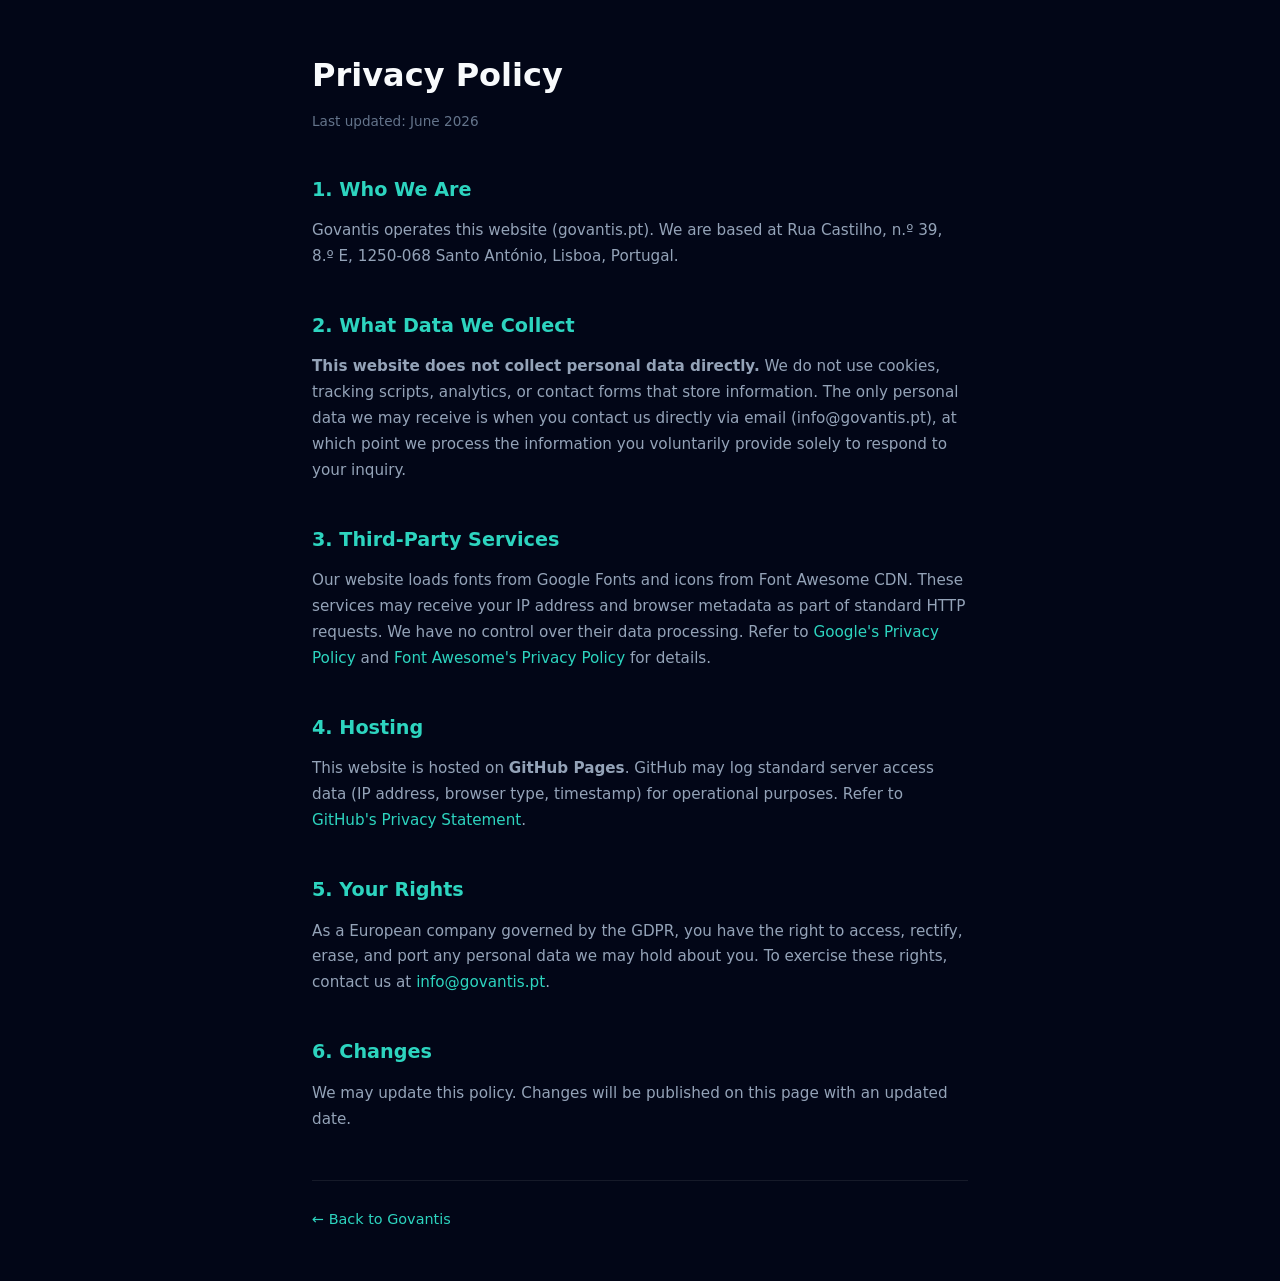
<file: privacy.html>
<!DOCTYPE html>
<html lang="en">
<head>
    <meta charset="UTF-8">
    <meta http-equiv="Content-Security-Policy" content="default-src 'none'; script-src 'self' 'unsafe-inline'; style-src 'self' 'unsafe-inline' https://fonts.googleapis.com; font-src 'self' https://fonts.gstatic.com; img-src 'self' data:; frame-ancestors 'none'; base-uri 'self';">
    <meta http-equiv="X-Content-Type-Options" content="nosniff">
    <meta name="viewport" content="width=device-width, initial-scale=1.0">
    <title>Privacy Policy — Govantis</title>
    <link rel="preconnect" href="https://fonts.googleapis.com">
    <link rel="preconnect" href="https://fonts.gstatic.com" crossorigin>
    <link href="https://fonts.googleapis.com/css2?family=Inter:wght@400;500;600;700&display=swap" rel="stylesheet">
    <style>
        :root { --bg: #020617; --accent: #2dd4bf; --text: #f8fafc; --text2: #94a3b8; --text3: #64748b; --border: rgba(255,255,255,0.08); }
        * { margin: 0; padding: 0; box-sizing: border-box; }
        body { font-family: 'Inter', system-ui, -apple-system, sans-serif; background: var(--bg); color: var(--text); line-height: 1.7; -webkit-font-smoothing: antialiased; }
        :focus-visible{outline:2px solid #2dd4bf;outline-offset:2px;border-radius:2px}
        .container { max-width: 720px; margin: 0 auto; padding: 3rem 2rem; }
        h1 { font-size: 2rem; font-weight: 700; margin-bottom: 0.5rem; }
        .updated { color: var(--text3); font-size: 0.85rem; margin-bottom: 2rem; }
        h2 { font-size: 1.2rem; font-weight: 700; color: var(--accent); margin-top: 2.5rem; margin-bottom: 0.75rem; }
        p { color: var(--text2); margin-bottom: 1rem; font-size: 0.95rem; }
        a { color: var(--accent); text-decoration: none; }
        a:hover { text-decoration: underline; }
        .back { margin-top: 3rem; padding-top: 1.5rem; border-top: 1px solid var(--border); }
        .back a { font-size: 0.9rem; font-weight: 500; }
    </style>
</head>
<body>
    <div class="container">
        <h1>Privacy Policy</h1>
        <p class="updated">Last updated: June 2026</p>

        <h2>1. Who We Are</h2>
        <p>Govantis operates this website (govantis.pt). We are based at Rua Castilho, n.º 39, 8.º E, 1250-068 Santo António, Lisboa, Portugal.</p>

        <h2>2. What Data We Collect</h2>
        <p><strong>This website does not collect personal data directly.</strong> We do not use cookies, tracking scripts, analytics, or contact forms that store information. The only personal data we may receive is when you contact us directly via email (info@govantis.pt), at which point we process the information you voluntarily provide solely to respond to your inquiry.</p>

        <h2>3. Third-Party Services</h2>
        <p>Our website loads fonts from Google Fonts and icons from Font Awesome CDN. These services may receive your IP address and browser metadata as part of standard HTTP requests. We have no control over their data processing. Refer to <a href="https://policies.google.com/privacy" rel="noopener noreferrer" target="_blank">Google's Privacy Policy</a> and <a href="https://fontawesome.com/privacy" rel="noopener noreferrer" target="_blank">Font Awesome's Privacy Policy</a> for details.</p>

        <h2>4. Hosting</h2>
        <p>This website is hosted on <strong>GitHub Pages</strong>. GitHub may log standard server access data (IP address, browser type, timestamp) for operational purposes. Refer to <a href="https://docs.github.com/en/site-policy/privacy-policies/github-privacy-statement" rel="noopener noreferrer" target="_blank">GitHub's Privacy Statement</a>.</p>

        <h2>5. Your Rights</h2>
        <p>As a European company governed by the GDPR, you have the right to access, rectify, erase, and port any personal data we may hold about you. To exercise these rights, contact us at <a href="mailto:info@govantis.pt">info@govantis.pt</a>.</p>

        <h2>6. Changes</h2>
        <p>We may update this policy. Changes will be published on this page with an updated date.</p>

        <div class="back">
            <a href="/">← Back to Govantis</a>
        </div>
    </div>
</body>
</html>
</file>
